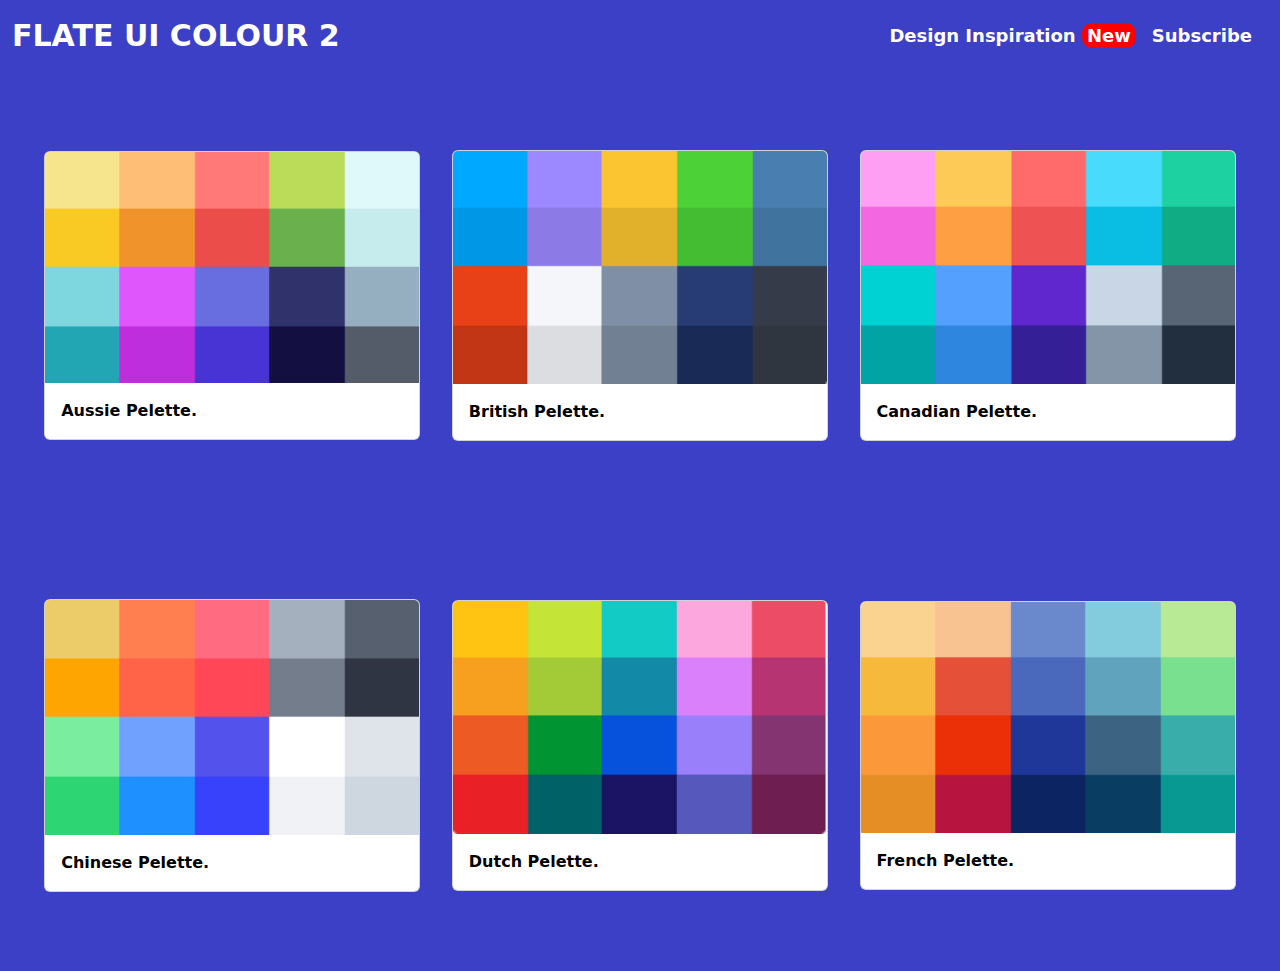
<file: index.html>
<!DOCTYPE html>
<html lang="en">

<head>
    <meta charset="UTF-8">
    <meta name="viewport" content="width=device-width, initial-scale=1.0">
    <title>Palettes | Flat UI Colour 2</title>

    <link href="https://cdn.jsdelivr.net/npm/bootstrap@5.3.3/dist/css/bootstrap.min.css" rel="stylesheet"
        integrity="sha384-QWTKZyjpPEjISv5WaRU9OFeRpok6YctnYmDr5pNlyT2bRjXh0JMhjY6hW+ALEwIH" crossorigin="anonymous">
    <link rel="stylesheet" href="style.css">
</head>

<body>
    <section class="one-section">
        <nav class="navbar">
            <div class="container-fluid" id="">
                <a class="navbar-brand" id="FLATE-UI-COLOUR">FLATE UI COLOUR 2</a>
                <div class="d-flex" id="right-sight">
                    <a class="navbar-brand">Design Inspiration <span>new</span></a>
                    <a class="navbar-brand">Subscribe</a>
                </div>
            </div>
        </nav>
    </section>

    <section class="second-section">

        <div class="card-list">

            <div class="card" style="width: 30%;">
                <a href="./pages/Aussie Pelette.html">
                    <img src="./images/card01.png" class="card-img-top" alt="...">
                    <div class="card-body">
                        <p class="card-text">Aussie Pelette.</p>
                    </div>
                </a>
            </div>

            <div class="card" style="width: 30%;">
                <a href="./pages/British Pelette.html">
                    <img src="./images/card02.png" class="card-img-top" alt="...">
                    <div class="card-body">
                        <p class="card-text">British Pelette.</p>
                    </div>
                </a>
            </div>

            <div class="card" style="width: 30%;">
                <a href="./pages/canadian Pelette.html">
                    <img src="./images/card03.png" class="card-img-top" alt="...">
                    <div class="card-body">
                        <p class="card-text">canadian Pelette.</p>
                    </div>
                </a>
            </div>

        </div>

        <div class="card-list">

            <div class="card" style="width: 30%;">
                <a href="./pages/chinese Pelette.html">
                    <img src="./images/card04.png" class="card-img-top" alt="...">
                    <div class="card-body">
                        <p class="card-text">chinese Pelette.</p>
                    </div>
                </a>
            </div>

            <div class="card" style="width: 30%;">
                <a href="./pages/Dutch Pelette.html">
                    <img src="./images/card05.png" class="card-img-top" alt="...">
                    <div class="card-body">
                        <p class="card-text">Dutch Pelette.</p>
                    </div>
                </a>
            </div>

            <div class="card" style="width: 30%;">
                <a href="./pages/French Pelette.html">
                    <img src="./images/card06.png" class="card-img-top" alt="...">
                    <div class="card-body">
                        <p class="card-text">French Pelette.</p>
                    </div>
                </a>
            </div>
        </div>

    </section>



</body>
<script src="https://cdn.jsdelivr.net/npm/bootstrap@5.3.3/dist/js/bootstrap.bundle.min.js"
    integrity="sha384-YvpcrYf0tY3lHB60NNkmXc5s9fDVZLESaAA55NDzOxhy9GkcIdslK1eN7N6jIeHz"
    crossorigin="anonymous"></script>

</html>
</file>
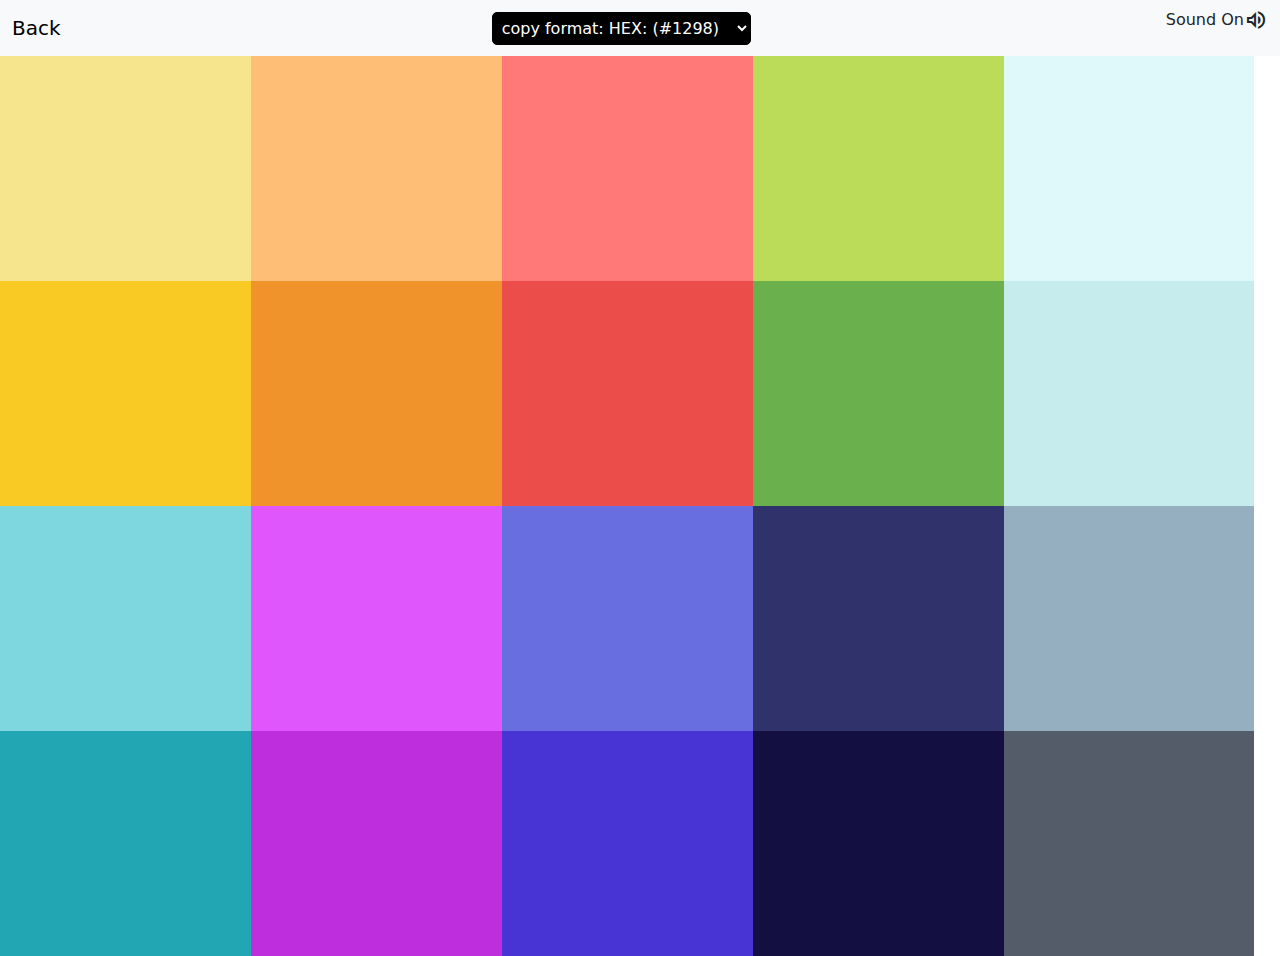
<file: pages/Aussie Pelette.html>
<!DOCTYPE html>
<html lang="en">

<head>
    <meta charset="UTF-8">
    <meta name="viewport" content="width=device-width, initial-scale=1.0">
    <title>Aussie Pelette | Flat UI Colour 2</title>

    <link rel="stylesheet"
        href="https://fonts.googleapis.com/css2?family=Material+Symbols+Outlined:opsz,wght,FILL,GRAD@20..48,100..700,0..1,-50..200" />
    <link rel="stylesheet" href="https://cdnjs.cloudflare.com/ajax/libs/font-awesome/6.6.0/css/all.min.css"
        integrity="sha512-Kc323vGBEqzTmouAECnVceyQqyqdsSiqLQISBL29aUW4U/M7pSPA/gEUZQqv1cwx4OnYxTxve5UMg5GT6L4JJg=="
        crossorigin="anonymous" referrerpolicy="no-referrer" />
    <link href="https://cdn.jsdelivr.net/npm/bootstrap@5.3.3/dist/css/bootstrap.min.css" rel="stylesheet"
        integrity="sha384-QWTKZyjpPEjISv5WaRU9OFeRpok6YctnYmDr5pNlyT2bRjXh0JMhjY6hW+ALEwIH" crossorigin="anonymous">
    <link rel="stylesheet" href="Aussie Pelette.css">
</head>

<body>

    <nav class="navbar bg-body-tertiary">
        <div class="container-fluid">
            <a class="navbar-brand" href="../index.html"><i class="fa-solid fa-arrow-left"></i> back</a>
            <form class="d-flex" id="form" role="search">
                <select name="" id="">
                    <option value="" selected>copy format: HEX: (#1298)</option>
                    <option value=""> HEX: (#1298)</option>
                    <option value="">copy format: HEX: (AA1298)</option>
                    <option value="">RGB - ( 1, 2, 3)</option>
                    <option value="">RGBA - ( 1, 2, 3, 0.4)</option>
                </select>
            </form>
            <p id="sound">
                sound on
                <span class="material-symbols-outlined"> volume_up</span>
            </p>

        </div>
    </nav>

    <div class="main-container">

        <div class="main-box">
            <div class="div-1">
                <button type="button" class="btn btn-outline-light">Light</button>
            </div>
            <div class="div-2">
                <button type="button" class="btn btn-outline-light">Light</button>
            </div>
            <div class="div-3">
                <button type="button" class="btn btn-outline-light">Light</button>
            </div>
            <div class="div-4">
                <button type="button" class="btn btn-outline-light">Light</button>
            </div>
            <div class="div-5">
                <button type="button" class="btn btn-outline-light">Light</button>
            </div>
        </div>

        <div class="main-box">
            <div class="div-6">
                <button type="button" class="btn btn-outline-light">Light</button>
            </div>
            <div class="div-7">
                <button type="button" class="btn btn-outline-light">Light</button>
            </div>
            <div class="div-8">
                <button type="button" class="btn btn-outline-light">Light</button>
            </div>
            <div class="div-9">
                <button type="button" class="btn btn-outline-light">Light</button>
            </div>
            <div class="div-10">
                <button type="button" class="btn btn-outline-light">Light</button>
            </div>
        </div>

        <div class="main-box">
            <div class="div-11">
                <button type="button" class="btn btn-outline-light">Light</button>
            </div>
            <div class="div-12">
                <button type="button" class="btn btn-outline-light">Light</button>
            </div>
            <div class="div-13">
                <button type="button" class="btn btn-outline-light">Light</button>
            </div>
            <div class="div-14">
                <button type="button" class="btn btn-outline-light">Light</button>
            </div>
            <div class="div-15">
                <button type="button" class="btn btn-outline-light">Light</button>
            </div>
        </div>

        <div class="main-box">
            <div class="div-16">
                <button type="button" class="btn btn-outline-light">Light</button>
            </div>
            <div class="div-17">
                <button type="button" class="btn btn-outline-light">Light</button>
            </div>
            <div class="div-18">
                <button type="button" class="btn btn-outline-light">Light</button>
            </div>
            <div class="div-19">
                <button type="button" class="btn btn-outline-light">Light</button>
            </div>
            <div class="div-20">
                <button type="button" class="btn btn-outline-light">Light</button>
            </div>
        </div>

    </div>

    <script src="https://cdn.jsdelivr.net/npm/bootstrap@5.3.3/dist/js/bootstrap.bundle.min.js"
        integrity="sha384-YvpcrYf0tY3lHB60NNkmXc5s9fDVZLESaAA55NDzOxhy9GkcIdslK1eN7N6jIeHz"
        crossorigin="anonymous"></script>
</body>

</html>
</file>
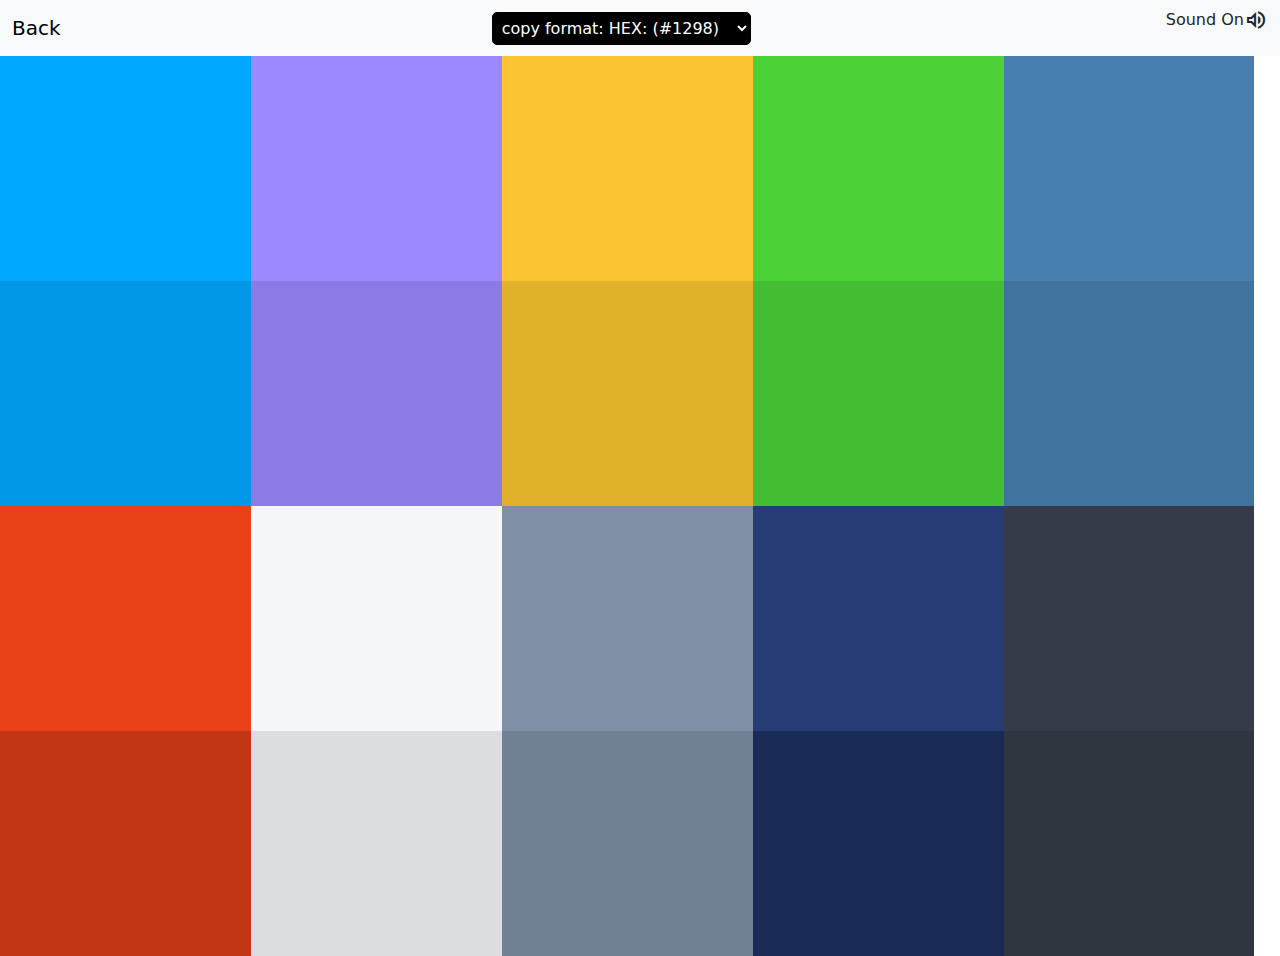
<file: pages/British Pelette.html>
<!DOCTYPE html>
<html lang="en">
<head>
    <meta charset="UTF-8">
    <meta name="viewport" content="width=device-width, initial-scale=1.0">
    <title>British Pelette | Flat UI Colour 2</title>

    <link rel="stylesheet"
        href="https://fonts.googleapis.com/css2?family=Material+Symbols+Outlined:opsz,wght,FILL,GRAD@20..48,100..700,0..1,-50..200" />
    <link rel="stylesheet" href="https://cdnjs.cloudflare.com/ajax/libs/font-awesome/6.6.0/css/all.min.css"
        integrity="sha512-Kc323vGBEqzTmouAECnVceyQqyqdsSiqLQISBL29aUW4U/M7pSPA/gEUZQqv1cwx4OnYxTxve5UMg5GT6L4JJg=="
        crossorigin="anonymous" referrerpolicy="no-referrer" />
    <link href="https://cdn.jsdelivr.net/npm/bootstrap@5.3.3/dist/css/bootstrap.min.css" rel="stylesheet"
        integrity="sha384-QWTKZyjpPEjISv5WaRU9OFeRpok6YctnYmDr5pNlyT2bRjXh0JMhjY6hW+ALEwIH" crossorigin="anonymous">
    <link rel="stylesheet" href="British Pelette.css">
</head>
<body>
    
    <nav class="navbar bg-body-tertiary">
        <div class="container-fluid">
            <a class="navbar-brand" href="../index.html"><i class="fa-solid fa-arrow-left"></i> back</a>
            <form class="d-flex" id="form" role="search">
                <select name="" id="">
                    <option value="" selected>copy format: HEX: (#1298)</option>
                    <option value=""> HEX: (#1298)</option>
                    <option value="">copy format: HEX: (AA1298)</option>
                    <option value="">RGB - ( 1, 2, 3)</option>
                    <option value="">RGBA - ( 1, 2, 3, 0.4)</option>
                </select>
            </form>
            <p id="sound">
                sound on
                <span class="material-symbols-outlined"> volume_up</span>
            </p>

        </div>
    </nav>

    <div class="main-container">

        <div class="main-box">
            <div class="div-1">
                <button type="button" class="btn btn-outline-light">Light</button>
            </div>
            <div class="div-2">
                <button type="button" class="btn btn-outline-light">Light</button>
            </div>
            <div class="div-3">
                <button type="button" class="btn btn-outline-light">Light</button>
            </div>
            <div class="div-4">
                <button type="button" class="btn btn-outline-light">Light</button>
            </div>
            <div class="div-5">
                <button type="button" class="btn btn-outline-light">Light</button>
            </div>
        </div>

        <div class="main-box">
            <div class="div-6">
                <button type="button" class="btn btn-outline-light">Light</button>
            </div>
            <div class="div-7">
                <button type="button" class="btn btn-outline-light">Light</button>
            </div>
            <div class="div-8">
                <button type="button" class="btn btn-outline-light">Light</button>
            </div>
            <div class="div-9">
                <button type="button" class="btn btn-outline-light">Light</button>
            </div>
            <div class="div-10">
                <button type="button" class="btn btn-outline-light">Light</button>
            </div>
        </div>

        <div class="main-box">
            <div class="div-11">
                <button type="button" class="btn btn-outline-light">Light</button>
            </div>
            <div class="div-12">
                <button type="button" class="btn btn-outline-light">Light</button>
            </div>
            <div class="div-13">
                <button type="button" class="btn btn-outline-light">Light</button>
            </div>
            <div class="div-14">
                <button type="button" class="btn btn-outline-light">Light</button>
            </div>
            <div class="div-15">
                <button type="button" class="btn btn-outline-light">Light</button>
            </div>
        </div>

        <div class="main-box">
            <div class="div-16">
                <button type="button" class="btn btn-outline-light">Light</button>
            </div>
            <div class="div-17">
                <button type="button" class="btn btn-outline-light">Light</button>
            </div>
            <div class="div-18">
                <button type="button" class="btn btn-outline-light">Light</button>
            </div>
            <div class="div-19">
                <button type="button" class="btn btn-outline-light">Light</button>
            </div>
            <div class="div-20">
                <button type="button" class="btn btn-outline-light">Light</button>
            </div>
        </div>

    </div>




    <script src="https://cdn.jsdelivr.net/npm/bootstrap@5.3.3/dist/js/bootstrap.bundle.min.js"
        integrity="sha384-YvpcrYf0tY3lHB60NNkmXc5s9fDVZLESaAA55NDzOxhy9GkcIdslK1eN7N6jIeHz"
        crossorigin="anonymous"></script>
</body>
</html>
</file>
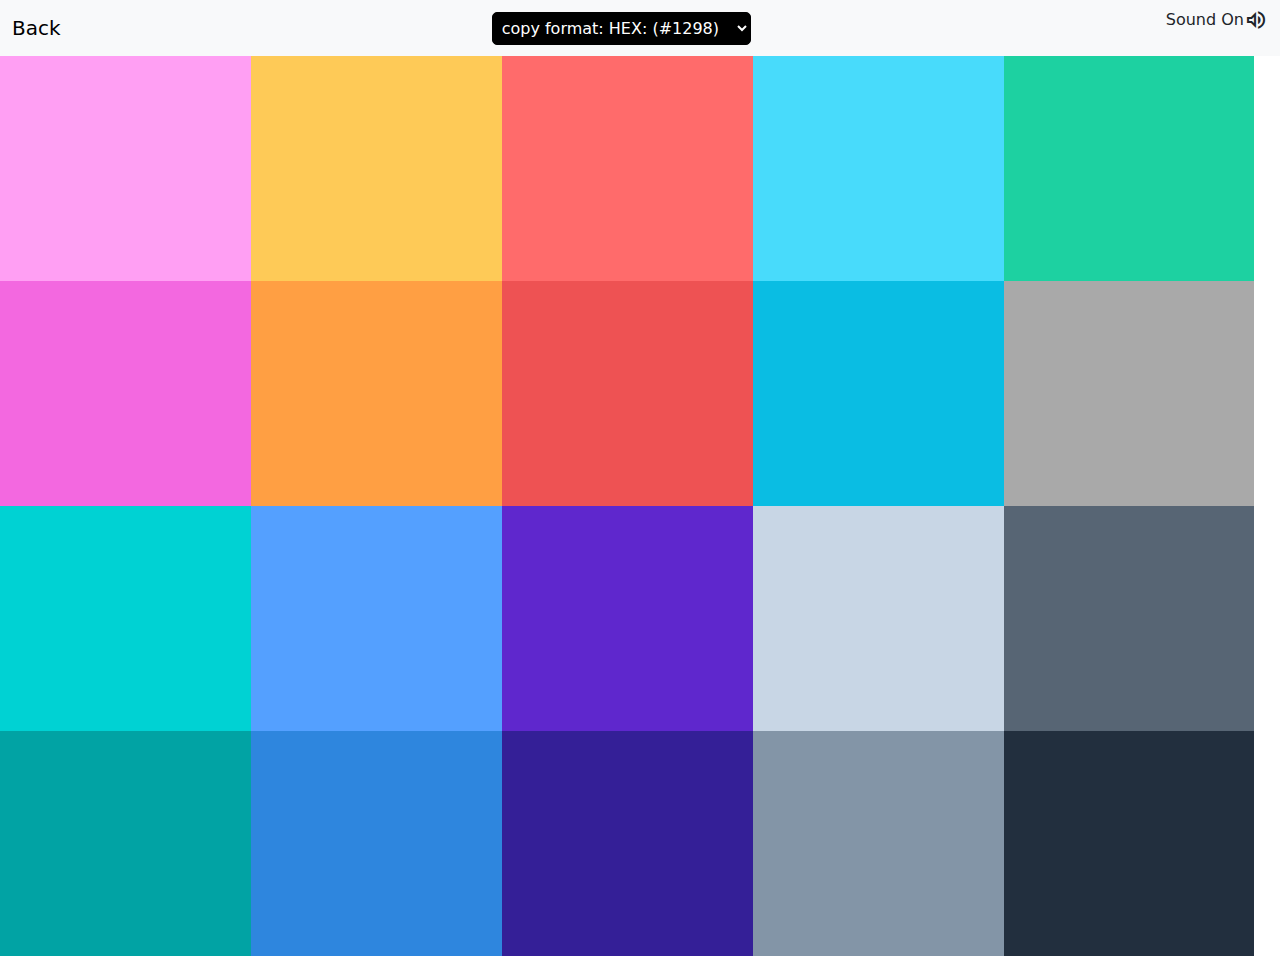
<file: pages/canadian Pelette.html>
<!DOCTYPE html>
<html lang="en">
<head>
    <meta charset="UTF-8">
    <meta name="viewport" content="width=device-width, initial-scale=1.0">
    <title>canadian Pelette | Flat UI Colour 2</title>

    <link rel="stylesheet"
        href="https://fonts.googleapis.com/css2?family=Material+Symbols+Outlined:opsz,wght,FILL,GRAD@20..48,100..700,0..1,-50..200" />
    <link rel="stylesheet" href="https://cdnjs.cloudflare.com/ajax/libs/font-awesome/6.6.0/css/all.min.css"
        integrity="sha512-Kc323vGBEqzTmouAECnVceyQqyqdsSiqLQISBL29aUW4U/M7pSPA/gEUZQqv1cwx4OnYxTxve5UMg5GT6L4JJg=="
        crossorigin="anonymous" referrerpolicy="no-referrer" />
    <link href="https://cdn.jsdelivr.net/npm/bootstrap@5.3.3/dist/css/bootstrap.min.css" rel="stylesheet"
        integrity="sha384-QWTKZyjpPEjISv5WaRU9OFeRpok6YctnYmDr5pNlyT2bRjXh0JMhjY6hW+ALEwIH" crossorigin="anonymous">
    <link rel="stylesheet" href="canadian Pelette.css">
</head>
<body>

    
    <nav class="navbar bg-body-tertiary">
        <div class="container-fluid">
            <a class="navbar-brand" href="../index.html"><i class="fa-solid fa-arrow-left"></i> back</a>
            <form class="d-flex" id="form" role="search">
                <select name="" id="">
                    <option value="" selected>copy format: HEX: (#1298)</option>
                    <option value=""> HEX: (#1298)</option>
                    <option value="">copy format: HEX: (AA1298)</option>
                    <option value="">RGB - ( 1, 2, 3)</option>
                    <option value="">RGBA - ( 1, 2, 3, 0.4)</option>
                </select>
            </form>
            <p id="sound">
                sound on
                <span class="material-symbols-outlined"> volume_up</span>
            </p>

        </div>
    </nav>

    <div class="main-container">

        <div class="main-box">
            <div class="div-1">
                <button type="button" class="btn btn-outline-light">Light</button>
            </div>
            <div class="div-2">
                <button type="button" class="btn btn-outline-light">Light</button>
            </div>
            <div class="div-3">
                <button type="button" class="btn btn-outline-light">Light</button>
            </div>
            <div class="div-4">
                <button type="button" class="btn btn-outline-light">Light</button>
            </div>
            <div class="div-5">
                <button type="button" class="btn btn-outline-light">Light</button>
            </div>
        </div>

        <div class="main-box">
            <div class="div-6">
                <button type="button" class="btn btn-outline-light">Light</button>
            </div>
            <div class="div-7">
                <button type="button" class="btn btn-outline-light">Light</button>
            </div>
            <div class="div-8">
                <button type="button" class="btn btn-outline-light">Light</button>
            </div>
            <div class="div-9">
                <button type="button" class="btn btn-outline-light">Light</button>
            </div>
            <div class="div-10">
                <button type="button" class="btn btn-outline-light">Light</button>
            </div>
        </div>

        <div class="main-box">
            <div class="div-11">
                <button type="button" class="btn btn-outline-light">Light</button>
            </div>
            <div class="div-12">
                <button type="button" class="btn btn-outline-light">Light</button>
            </div>
            <div class="div-13">
                <button type="button" class="btn btn-outline-light">Light</button>
            </div>
            <div class="div-14">
                <button type="button" class="btn btn-outline-light">Light</button>
            </div>
            <div class="div-15">
                <button type="button" class="btn btn-outline-light">Light</button>
            </div>
        </div>

        <div class="main-box">
            <div class="div-16">
                <button type="button" class="btn btn-outline-light">Light</button>
            </div>
            <div class="div-17">
                <button type="button" class="btn btn-outline-light">Light</button>
            </div>
            <div class="div-18">
                <button type="button" class="btn btn-outline-light">Light</button>
            </div>
            <div class="div-19">
                <button type="button" class="btn btn-outline-light">Light</button>
            </div>
            <div class="div-20">
                <button type="button" class="btn btn-outline-light">Light</button>
            </div>
        </div>

    </div>




    <script src="https://cdn.jsdelivr.net/npm/bootstrap@5.3.3/dist/js/bootstrap.bundle.min.js"
        integrity="sha384-YvpcrYf0tY3lHB60NNkmXc5s9fDVZLESaAA55NDzOxhy9GkcIdslK1eN7N6jIeHz"
        crossorigin="anonymous"></script>


    
</body>
</html>
</file>
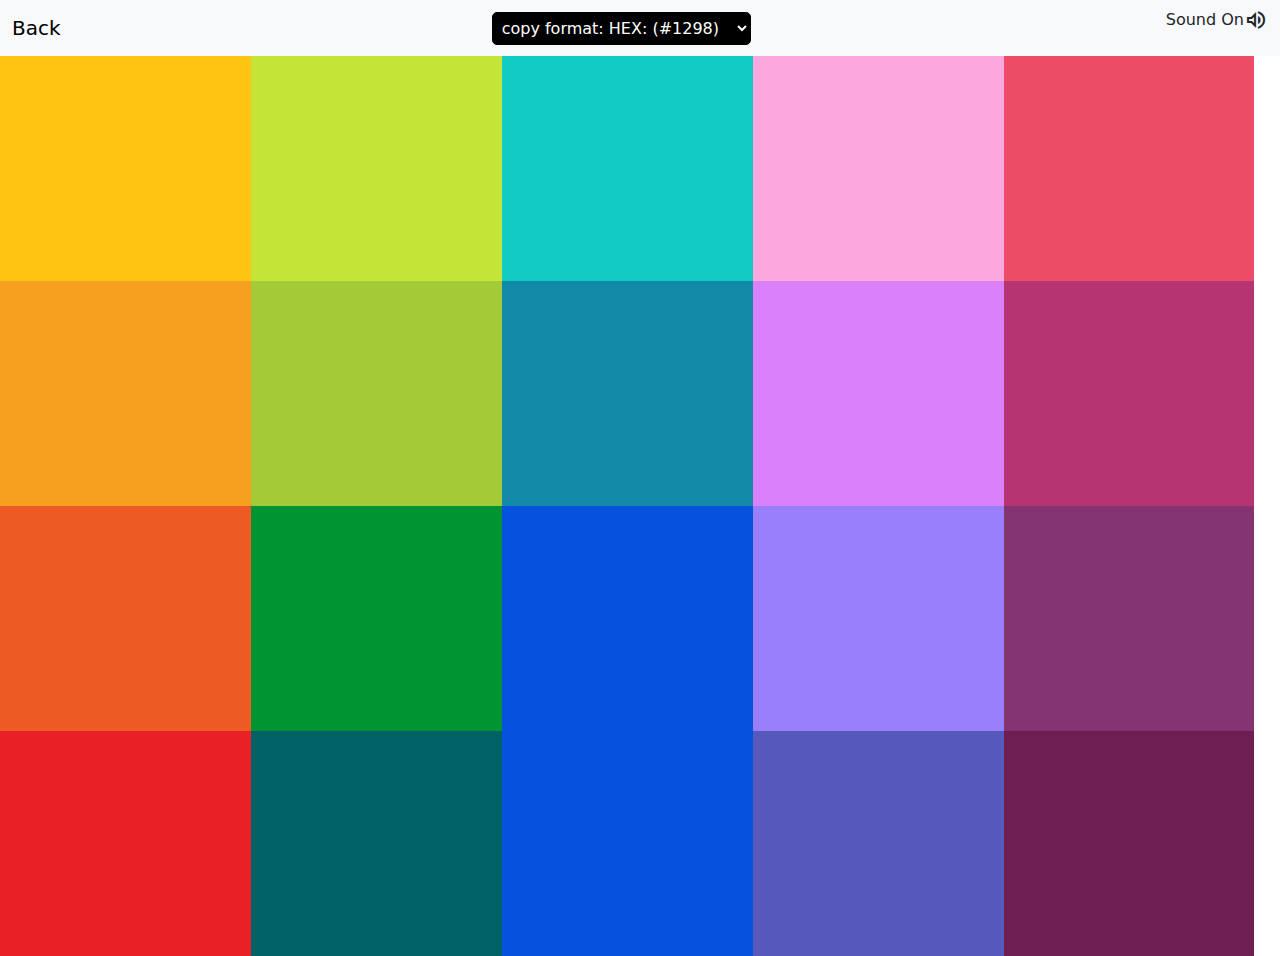
<file: pages/chinese Pelette..html>
<!DOCTYPE html>
<html lang="en">

<head>
    <meta charset="UTF-8">
    <meta name="viewport" content="width=device-width, initial-scale=1.0">
    <title>chinese Pelette | Flat UI Colour 2</title>

    <link rel="stylesheet"
        href="https://fonts.googleapis.com/css2?family=Material+Symbols+Outlined:opsz,wght,FILL,GRAD@20..48,100..700,0..1,-50..200" />
    <link rel="stylesheet" href="https://cdnjs.cloudflare.com/ajax/libs/font-awesome/6.6.0/css/all.min.css"
        integrity="sha512-Kc323vGBEqzTmouAECnVceyQqyqdsSiqLQISBL29aUW4U/M7pSPA/gEUZQqv1cwx4OnYxTxve5UMg5GT6L4JJg=="
        crossorigin="anonymous" referrerpolicy="no-referrer" />
    <link href="https://cdn.jsdelivr.net/npm/bootstrap@5.3.3/dist/css/bootstrap.min.css" rel="stylesheet"
        integrity="sha384-QWTKZyjpPEjISv5WaRU9OFeRpok6YctnYmDr5pNlyT2bRjXh0JMhjY6hW+ALEwIH" crossorigin="anonymous">
    <link rel="stylesheet" href="chinese Pelette.css">
</head>

<body>

    <nav class="navbar bg-body-tertiary">
        <div class="container-fluid">
            <a class="navbar-brand" href="../index.html"><i class="fa-solid fa-arrow-left"></i> back</a>
            <form class="d-flex" id="form" role="search">
                <select name="" id="">
                    <option value="" selected>copy format: HEX: (#1298)</option>
                    <option value=""> HEX: (#1298)</option>
                    <option value="">copy format: HEX: (AA1298)</option>
                    <option value="">RGB - ( 1, 2, 3)</option>
                    <option value="">RGBA - ( 1, 2, 3, 0.4)</option>
                </select>
            </form>
            <p id="sound">
                sound on
                <span class="material-symbols-outlined"> volume_up</span>
            </p>

        </div>
    </nav>

    <div class="main-container">

        <div class="main-box">
            <div class="div-1">
                <button type="button" class="btn btn-outline-light">Light</button>
            </div>
            <div class="div-2">
                <button type="button" class="btn btn-outline-light">Light</button>
            </div>
            <div class="div-3">
                <button type="button" class="btn btn-outline-light">Light</button>
            </div>
            <div class="div-4">
                <button type="button" class="btn btn-outline-light">Light</button>
            </div>
            <div class="div-5">
                <button type="button" class="btn btn-outline-light">Light</button>
            </div>
        </div>

        <div class="main-box">
            <div class="div-6">
                <button type="button" class="btn btn-outline-light">Light</button>
            </div>
            <div class="div-7">
                <button type="button" class="btn btn-outline-light">Light</button>
            </div>
            <div class="div-8">
                <button type="button" class="btn btn-outline-light">Light</button>
            </div>
            <div class="div-9">
                <button type="button" class="btn btn-outline-light">Light</button>
            </div>
            <div class="div-10">
                <button type="button" class="btn btn-outline-light">Light</button>
            </div>
        </div>

        <div class="main-box">
            <div class="div-11">
                <button type="button" class="btn btn-outline-light">Light</button>
            </div>
            <div class="div-12">
                <button type="button" class="btn btn-outline-light">Light</button>
            </div>
            <div class="div-13">
                <button type="button" class="btn btn-outline-light">Light</button>
            </div>
            <div class="div-14">
                <button type="button" class="btn btn-outline-light">Light</button>
            </div>
            <div class="div-15">
                <button type="button" class="btn btn-outline-light">Light</button>
            </div>
        </div>

        <div class="main-box">
            <div class="div-16">
                <button type="button" class="btn btn-outline-light">Light</button>
            </div>
            <div class="div-17">
                <button type="button" class="btn btn-outline-light">Light</button>
            </div>
            <div class="div-18">
                <button type="button" class="btn btn-outline-light">Light</button>
            </div>
            <div class="div-19">
                <button type="button" class="btn btn-outline-light">Light</button>
            </div>
            <div class="div-20">
                <button type="button" class="btn btn-outline-light">Light</button>
            </div>
        </div>

    </div>




    <script src="https://cdn.jsdelivr.net/npm/bootstrap@5.3.3/dist/js/bootstrap.bundle.min.js"
        integrity="sha384-YvpcrYf0tY3lHB60NNkmXc5s9fDVZLESaAA55NDzOxhy9GkcIdslK1eN7N6jIeHz"
        crossorigin="anonymous"></script>



</body>

</html>
</file>
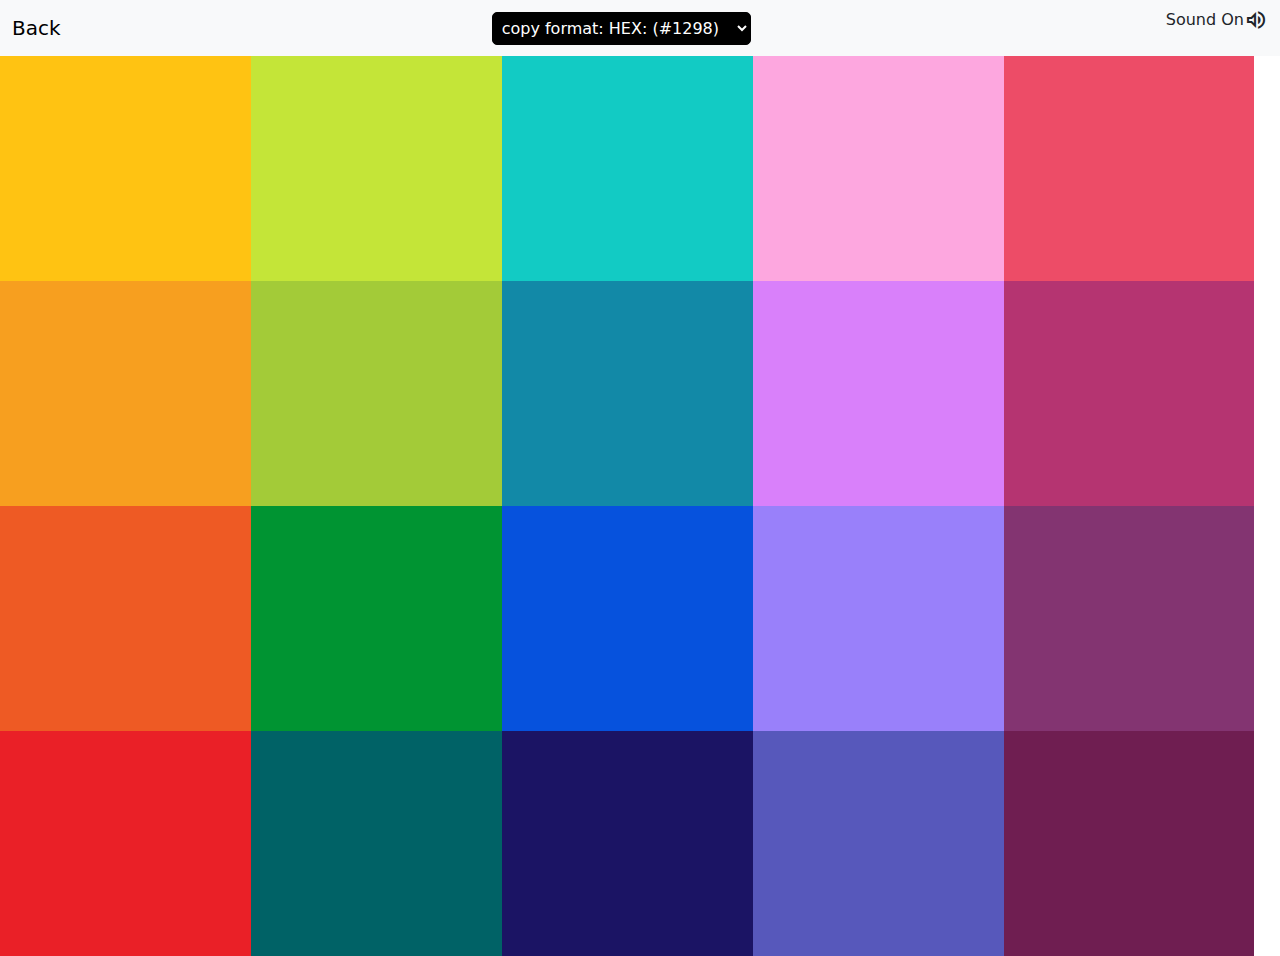
<file: pages/Dutch Pelette.html>
<!DOCTYPE html>
<html lang="en">
<head>
    <meta charset="UTF-8">
    <meta name="viewport" content="width=device-width, initial-scale=1.0">
    <title>canadian Pelette | Flat UI Colour 2</title>

    <link rel="stylesheet"
        href="https://fonts.googleapis.com/css2?family=Material+Symbols+Outlined:opsz,wght,FILL,GRAD@20..48,100..700,0..1,-50..200" />
    <link rel="stylesheet" href="https://cdnjs.cloudflare.com/ajax/libs/font-awesome/6.6.0/css/all.min.css"
        integrity="sha512-Kc323vGBEqzTmouAECnVceyQqyqdsSiqLQISBL29aUW4U/M7pSPA/gEUZQqv1cwx4OnYxTxve5UMg5GT6L4JJg=="
        crossorigin="anonymous" referrerpolicy="no-referrer" />
    <link href="https://cdn.jsdelivr.net/npm/bootstrap@5.3.3/dist/css/bootstrap.min.css" rel="stylesheet"
        integrity="sha384-QWTKZyjpPEjISv5WaRU9OFeRpok6YctnYmDr5pNlyT2bRjXh0JMhjY6hW+ALEwIH" crossorigin="anonymous">
    <link rel="stylesheet" href="Dutch Pelette.css">
</head>
<body>

    
    <nav class="navbar bg-body-tertiary">
        <div class="container-fluid">
            <a class="navbar-brand" href="../index.html"><i class="fa-solid fa-arrow-left"></i> back</a>
            <form class="d-flex" id="form" role="search">
                <select name="" id="">
                    <option value="" selected>copy format: HEX: (#1298)</option>
                    <option value=""> HEX: (#1298)</option>
                    <option value="">copy format: HEX: (AA1298)</option>
                    <option value="">RGB - ( 1, 2, 3)</option>
                    <option value="">RGBA - ( 1, 2, 3, 0.4)</option>
                </select>
            </form>
            <p id="sound">
                sound on
                <span class="material-symbols-outlined"> volume_up</span>
            </p>

        </div>
    </nav>

    <div class="main-container">

        <div class="main-box">
            <div class="div-1">
                <button type="button" class="btn btn-outline-light">Light</button>
            </div>
            <div class="div-2">
                <button type="button" class="btn btn-outline-light">Light</button>
            </div>
            <div class="div-3">
                <button type="button" class="btn btn-outline-light">Light</button>
            </div>
            <div class="div-4">
                <button type="button" class="btn btn-outline-light">Light</button>
            </div>
            <div class="div-5">
                <button type="button" class="btn btn-outline-light">Light</button>
            </div>
        </div>

        <div class="main-box">
            <div class="div-6">
                <button type="button" class="btn btn-outline-light">Light</button>
            </div>
            <div class="div-7">
                <button type="button" class="btn btn-outline-light">Light</button>
            </div>
            <div class="div-8">
                <button type="button" class="btn btn-outline-light">Light</button>
            </div>
            <div class="div-9">
                <button type="button" class="btn btn-outline-light">Light</button>
            </div>
            <div class="div-10">
                <button type="button" class="btn btn-outline-light">Light</button>
            </div>
        </div>

        <div class="main-box">
            <div class="div-11">
                <button type="button" class="btn btn-outline-light">Light</button>
            </div>
            <div class="div-12">
                <button type="button" class="btn btn-outline-light">Light</button>
            </div>
            <div class="div-13">
                <button type="button" class="btn btn-outline-light">Light</button>
            </div>
            <div class="div-14">
                <button type="button" class="btn btn-outline-light">Light</button>
            </div>
            <div class="div-15">
                <button type="button" class="btn btn-outline-light">Light</button>
            </div>
        </div>

        <div class="main-box">
            <div class="div-16">
                <button type="button" class="btn btn-outline-light">Light</button>
            </div>
            <div class="div-17">
                <button type="button" class="btn btn-outline-light">Light</button>
            </div>
            <div class="div-18">
                <button type="button" class="btn btn-outline-light">Light</button>
            </div>
            <div class="div-19">
                <button type="button" class="btn btn-outline-light">Light</button>
            </div>
            <div class="div-20">
                <button type="button" class="btn btn-outline-light">Light</button>
            </div>
        </div>

    </div>




    <script src="https://cdn.jsdelivr.net/npm/bootstrap@5.3.3/dist/js/bootstrap.bundle.min.js"
        integrity="sha384-YvpcrYf0tY3lHB60NNkmXc5s9fDVZLESaAA55NDzOxhy9GkcIdslK1eN7N6jIeHz"
        crossorigin="anonymous"></script>


    
</body>
</html>
</file>
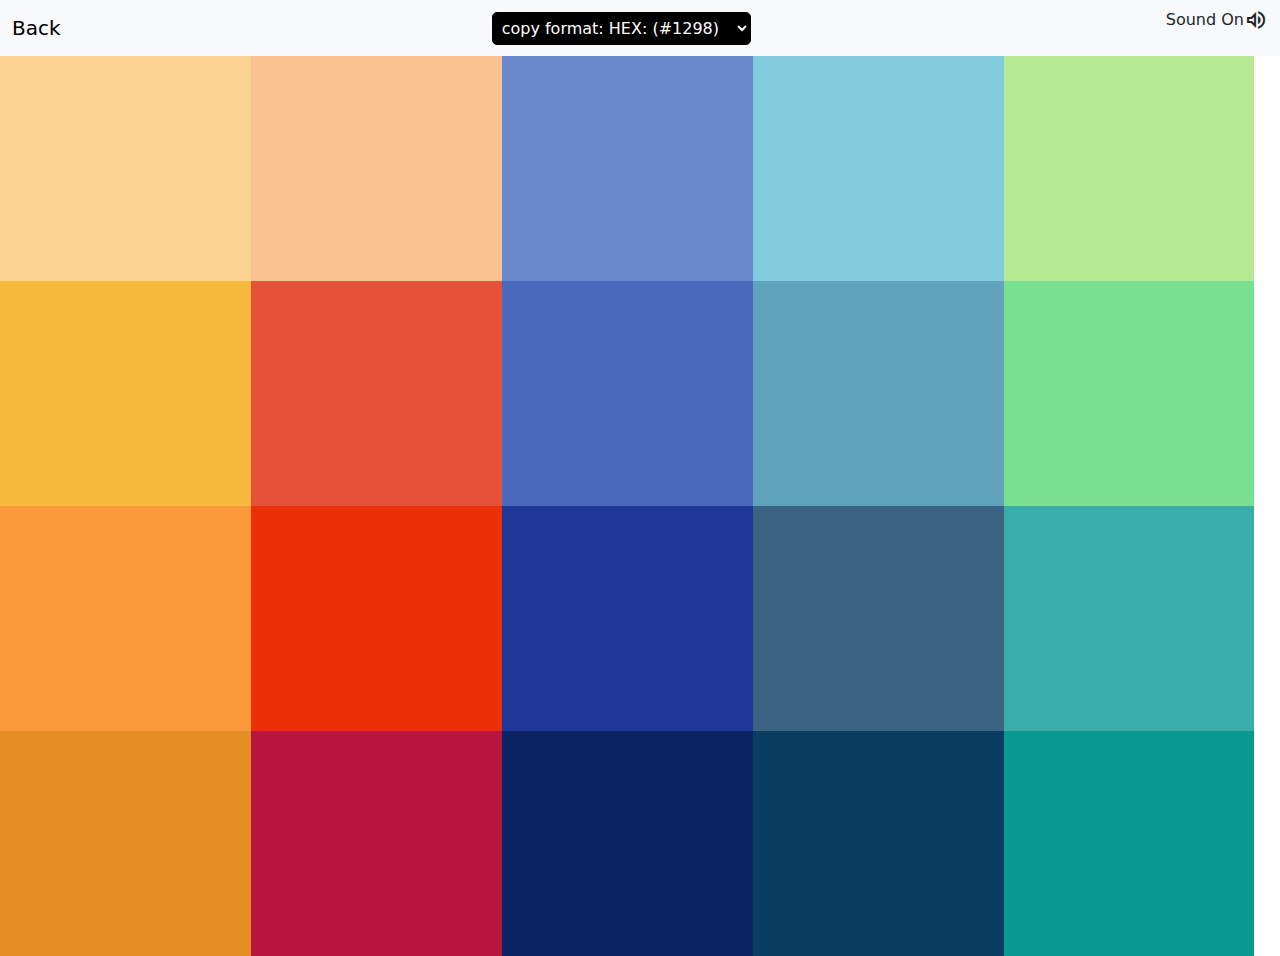
<file: pages/French Pelette.html>
<!DOCTYPE html>
<html lang="en">
<head>
    <meta charset="UTF-8">
    <meta name="viewport" content="width=device-width, initial-scale=1.0">
    <title>canadian Pelette | Flat UI Colour 2</title>

    <link rel="stylesheet"
        href="https://fonts.googleapis.com/css2?family=Material+Symbols+Outlined:opsz,wght,FILL,GRAD@20..48,100..700,0..1,-50..200" />
    <link rel="stylesheet" href="https://cdnjs.cloudflare.com/ajax/libs/font-awesome/6.6.0/css/all.min.css"
        integrity="sha512-Kc323vGBEqzTmouAECnVceyQqyqdsSiqLQISBL29aUW4U/M7pSPA/gEUZQqv1cwx4OnYxTxve5UMg5GT6L4JJg=="
        crossorigin="anonymous" referrerpolicy="no-referrer" />
    <link href="https://cdn.jsdelivr.net/npm/bootstrap@5.3.3/dist/css/bootstrap.min.css" rel="stylesheet"
        integrity="sha384-QWTKZyjpPEjISv5WaRU9OFeRpok6YctnYmDr5pNlyT2bRjXh0JMhjY6hW+ALEwIH" crossorigin="anonymous">
    <link rel="stylesheet" href="French Pelette.css">
</head>
<body>

    
    <nav class="navbar bg-body-tertiary">
        <div class="container-fluid">
            <a class="navbar-brand" href="../index.html"><i class="fa-solid fa-arrow-left"></i> back</a>
            <form class="d-flex" id="form" role="search">
                <select name="" id="">
                    <option value="" selected>copy format: HEX: (#1298)</option>
                    <option value=""> HEX: (#1298)</option>
                    <option value="">copy format: HEX: (AA1298)</option>
                    <option value="">RGB - ( 1, 2, 3)</option>
                    <option value="">RGBA - ( 1, 2, 3, 0.4)</option>
                </select>
            </form>
            <p id="sound">
                sound on
                <span class="material-symbols-outlined"> volume_up</span>
            </p>

        </div>
    </nav>

    <div class="main-container">

        <div class="main-box">
            <div class="div-1">
                <button type="button" class="btn btn-outline-light">Light</button>
            </div>
            <div class="div-2">
                <button type="button" class="btn btn-outline-light">Light</button>
            </div>
            <div class="div-3">
                <button type="button" class="btn btn-outline-light">Light</button>
            </div>
            <div class="div-4">
                <button type="button" class="btn btn-outline-light">Light</button>
            </div>
            <div class="div-5">
                <button type="button" class="btn btn-outline-light">Light</button>
            </div>
        </div>

        <div class="main-box">
            <div class="div-6">
                <button type="button" class="btn btn-outline-light">Light</button>
            </div>
            <div class="div-7">
                <button type="button" class="btn btn-outline-light">Light</button>
            </div>
            <div class="div-8">
                <button type="button" class="btn btn-outline-light">Light</button>
            </div>
            <div class="div-9">
                <button type="button" class="btn btn-outline-light">Light</button>
            </div>
            <div class="div-10">
                <button type="button" class="btn btn-outline-light">Light</button>
            </div>
        </div>

        <div class="main-box">
            <div class="div-11">
                <button type="button" class="btn btn-outline-light">Light</button>
            </div>
            <div class="div-12">
                <button type="button" class="btn btn-outline-light">Light</button>
            </div>
            <div class="div-13">
                <button type="button" class="btn btn-outline-light">Light</button>
            </div>
            <div class="div-14">
                <button type="button" class="btn btn-outline-light">Light</button>
            </div>
            <div class="div-15">
                <button type="button" class="btn btn-outline-light">Light</button>
            </div>
        </div>

        <div class="main-box">
            <div class="div-16">
                <button type="button" class="btn btn-outline-light">Light</button>
            </div>
            <div class="div-17">
                <button type="button" class="btn btn-outline-light">Light</button>
            </div>
            <div class="div-18">
                <button type="button" class="btn btn-outline-light">Light</button>
            </div>
            <div class="div-19">
                <button type="button" class="btn btn-outline-light">Light</button>
            </div>
            <div class="div-20">
                <button type="button" class="btn btn-outline-light">Light</button>
            </div>
        </div>

    </div>




    <script src="https://cdn.jsdelivr.net/npm/bootstrap@5.3.3/dist/js/bootstrap.bundle.min.js"
        integrity="sha384-YvpcrYf0tY3lHB60NNkmXc5s9fDVZLESaAA55NDzOxhy9GkcIdslK1eN7N6jIeHz"
        crossorigin="anonymous"></script>


    
</body>
</html>
</file>
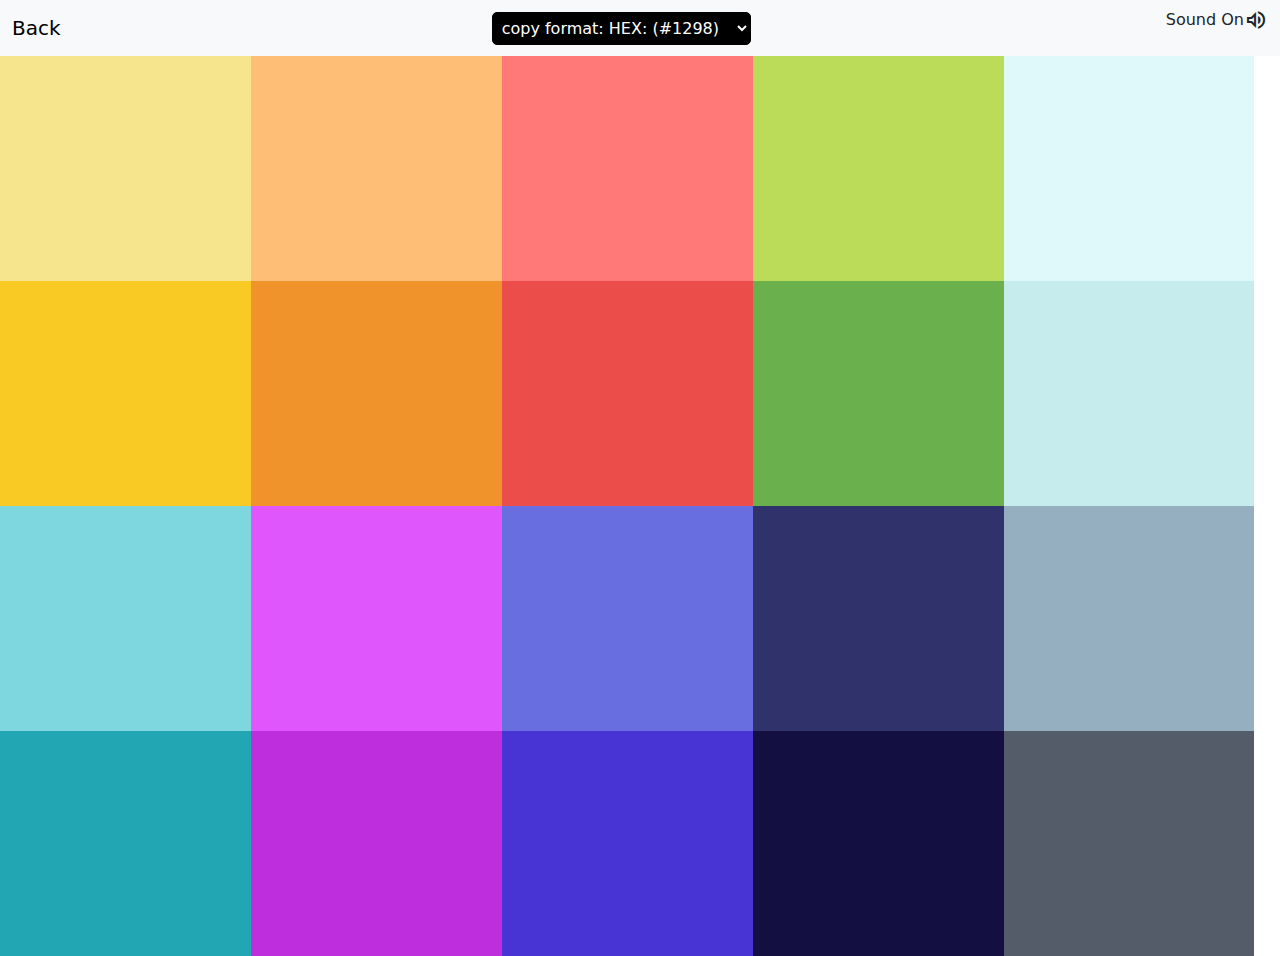
<file: pages/page 01.html>
<!DOCTYPE html>
<html lang="en">

<head>
    <meta charset="UTF-8">
    <meta name="viewport" content="width=device-width, initial-scale=1.0">
    <title>Aussie Pelette | Flat UI Colour 2</title>

    <link rel="stylesheet"
        href="https://fonts.googleapis.com/css2?family=Material+Symbols+Outlined:opsz,wght,FILL,GRAD@20..48,100..700,0..1,-50..200" />
    <link rel="stylesheet" href="https://cdnjs.cloudflare.com/ajax/libs/font-awesome/6.6.0/css/all.min.css"
        integrity="sha512-Kc323vGBEqzTmouAECnVceyQqyqdsSiqLQISBL29aUW4U/M7pSPA/gEUZQqv1cwx4OnYxTxve5UMg5GT6L4JJg=="
        crossorigin="anonymous" referrerpolicy="no-referrer" />
    <link href="https://cdn.jsdelivr.net/npm/bootstrap@5.3.3/dist/css/bootstrap.min.css" rel="stylesheet"
        integrity="sha384-QWTKZyjpPEjISv5WaRU9OFeRpok6YctnYmDr5pNlyT2bRjXh0JMhjY6hW+ALEwIH" crossorigin="anonymous">
    <link rel="stylesheet" href="page 01.css">
</head>

<body>

    <nav class="navbar bg-body-tertiary">
        <div class="container-fluid">
            <a class="navbar-brand" href="../index.html"><i class="fa-solid fa-arrow-left"></i> back</a>
            <form class="d-flex" role="search">
                <select name="" id="">
                    <option value="" selected>copy format: HEX: (#1298)</option>
                    <option value=""> HEX: (#1298)</option>
                    <option value="">copy format: HEX: (AA1298)</option>
                    <option value="">RGB - ( 1, 2, 3)</option>
                    <option value="">RGBA - ( 1, 2, 3, 0.4)</option>
                </select>
            </form>
            <p>
                sound on
                <span class="material-symbols-outlined"> volume_up</span>
            </p>

        </div>
    </nav>

    <div class="main-container">

        <div class="main-box">
            <div class="div-1">
                <button type="button" class="btn btn-outline-light">Light</button>
            </div>
            <div class="div-2">
                <button type="button" class="btn btn-outline-light">Light</button>
            </div>
            <div class="div-3">
                <button type="button" class="btn btn-outline-light">Light</button>
            </div>
            <div class="div-4">
                <button type="button" class="btn btn-outline-light">Light</button>
            </div>
            <div class="div-5">
                <button type="button" class="btn btn-outline-light">Light</button>
            </div>
        </div>

        <div class="main-box">
            <div class="div-6">
                <button type="button" class="btn btn-outline-light">Light</button>
            </div>
            <div class="div-7">
                <button type="button" class="btn btn-outline-light">Light</button>
            </div>
            <div class="div-8">
                <button type="button" class="btn btn-outline-light">Light</button>
            </div>
            <div class="div-9">
                <button type="button" class="btn btn-outline-light">Light</button>
            </div>
            <div class="div-10">
                <button type="button" class="btn btn-outline-light">Light</button>
            </div>
        </div>

        <div class="main-box">
            <div class="div-11">
                <button type="button" class="btn btn-outline-light">Light</button>
            </div>
            <div class="div-12">
                <button type="button" class="btn btn-outline-light">Light</button>
            </div>
            <div class="div-13">
                <button type="button" class="btn btn-outline-light">Light</button>
            </div>
            <div class="div-14">
                <button type="button" class="btn btn-outline-light">Light</button>
            </div>
            <div class="div-15">
                <button type="button" class="btn btn-outline-light">Light</button>
            </div>
        </div>

        <div class="main-box">
            <div class="div-16">
                <button type="button" class="btn btn-outline-light">Light</button>
            </div>
            <div class="div-17">
                <button type="button" class="btn btn-outline-light">Light</button>
            </div>
            <div class="div-18">
                <button type="button" class="btn btn-outline-light">Light</button>
            </div>
            <div class="div-19">
                <button type="button" class="btn btn-outline-light">Light</button>
            </div>
            <div class="div-20">
                <button type="button" class="btn btn-outline-light">Light</button>
            </div>
        </div>

    </div>

    <script src="https://cdn.jsdelivr.net/npm/bootstrap@5.3.3/dist/js/bootstrap.bundle.min.js"
        integrity="sha384-YvpcrYf0tY3lHB60NNkmXc5s9fDVZLESaAA55NDzOxhy9GkcIdslK1eN7N6jIeHz"
        crossorigin="anonymous"></script>
</body>

</html>
</file>
<file: style.css>
body {
    width: 100%;
    margin: 0;
    padding: 0;
    text-transform: capitalize;
    background-color: rgb(60, 64, 198);
}

nav {
    background-color: rgb(60, 64, 198) !important;
}

nav a {
    color: rgb(255, 255, 255) !important;
}

nav a:hover {
    border-bottom: 2px solid rgb(255, 255, 255) !important;
}

.container-fluid>a {
    font-size: 30px !important;
    font-weight: bolder;
}

#right-sight>a {
    font-size: 18px !important;
    font-weight: bold !important;
}

#right-sight span {
    background-color: red;
    padding: 2px 5px;
    border-radius: 10px;
}

/* navbar section complete */

/* *********************** */

/* second section started */

.second-section {
    width: 98%;
    height: 100vh;
    /* border: 1px solid black; */
    display: flex;
    flex-direction: column;
    justify-content: space-around;
    margin: 0 auto;
}

.card-list {
    display: flex;
    justify-content: space-evenly;
    align-items: center;
    flex-wrap: wrap;
}

.card-list a {
    text-decoration: none;
    color: black;
    font-weight: bolder;
}

.card-list a:hover{
    text-decoration: underline;
    color: rgb(0, 26, 255);
}



/* @media Quarry section */

@media only screen and (max-width: 752px) {
    #right-sight {
        display: none !important;
    }
}


@media only screen and (max-width: 576px) {
    .second-section{
        width: 120vw;
        height: 250vh;
    }

    #FLATE-UI-COLOUR{
        font-size: 25px !important;
    }
   
    .card-list{
        width: 100%;
        flex-direction: column;
        
    }

    .card{
        width: 95% !important;
        
    }
}

@media only screen and (max-width: 320px) {
    #FLATE-UI-COLOUR{
        font-size: 18px !important;
    }
}

@media only screen and (max-width: 215px) {
    .second-section{
        width: 150vw;
        height: 250vh;
    }

    #FLATE-UI-COLOUR{
        font-size: 13px !important;
    }

    .card-list{
        width: 100%;
        flex-direction: column;
        justify-content: space-around;
    }

    .card{
        width: 95% !important;
        
    }
}
</file>
<file: pages/Aussie Pelette.css>
body {
    margin: 0;
    padding: 0;
    text-transform: capitalize;
}

.container-fluid {
    display: flex;
    align-items: center;
}

.container-fluid p {
    display: flex !important;
    align-items: center !important;
}

form>select {
    background-color: black;
    color: white;
    padding: 5px;
    border: 1px solid black;
    border-radius: 5px;
}

form>select>option {
    background-color: rgb(255, 255, 255);
    color: rgb(0, 0, 0);
    border-bottom: 1px solid black !important;
}

/* second section */

.main-container {
    width: 98vw;
    height: 90vh;
    background-color: darkgray;
}

.main-box {
    display: flex;
}

.main-box div {
    display: flex;
    justify-content: center;
    align-items: center;
}

/* ********************************problem******************************************* */

.main-box div button {
    visibility: hidden;
}

.main-box div button:hover {
    visibility: visible;
}

/* ********************************problem******************************************* */

.div-1 {
    width: 20vw;
    height: 25vh;
    background-color: rgb(246, 229, 141);
}

.div-2 {
    width: 20vw;
    height: 25vh;
    background-color: rgb(255, 190, 118);
}

.div-3 {
    width: 20vw;
    height: 25vh;
    background-color: rgb(255, 121, 121);
}

.div-4 {
    width: 20vw;
    height: 25vh;
    background-color: #badc58;
}

.div-5 {
    width: 20vw;
    height: 25vh;
    background-color: #dff9fb;
}

/* div one compelete */

.div-6 {
    width: 20vw;
    height: 25vh;
    background-color: #f9ca24;
}

.div-7 {
    width: 20vw;
    height: 25vh;
    background-color: #f0932b;
}

.div-8 {
    width: 20vw;
    height: 25vh;
    background-color: #eb4d4b;
}

.div-9 {
    width: 20vw;
    height: 25vh;
    background-color: #6ab04c;
}

.div-10 {
    width: 20vw;
    height: 25vh;
    background-color: #c7ecee;
}


/* div two compelete */

.div-11 {
    width: 20vw;
    height: 25vh;
    background-color: #7ed6df;
}

.div-12 {
    width: 20vw;
    height: 25vh;
    background-color: #e056fd;
}

.div-13 {
    width: 20vw;
    height: 25vh;
    background-color: #686de0;
}

.div-14 {
    width: 20vw;
    height: 25vh;
    background-color: #30336b;
}

.div-15 {
    width: 20vw;
    height: 25vh;
    background-color: #95afc0;
}


/* div three compelete */

.div-16 {
    width: 20vw;
    height: 25vh;
    background-color: #22a6b3;
}

.div-17 {
    width: 20vw;
    height: 25vh;
    background-color: #be2edd;
}

.div-18 {
    width: 20vw;
    height: 25vh;
    background-color: #4834d4;
}

.div-19 {
    width: 20vw;
    height: 25vh;
    background-color: #130f40;
}

.div-20 {
    width: 20vw;
    height: 25vh;
    background-color: #535c68;
}





/* -****************************@ media Quarry********************************** */

@media only screen and (max-width: 768px) {
    #form{
        display: none !important;
    }

    #sound{
        display: none !important;
    }
}

@media only screen and (max-width: 198px) {
    
    
    #form{
        display: none !important;
    }

    #sound{
        display: none !important;
    }
}
</file>
<file: pages/British Pelette.css>
body {
    margin: 0;
    padding: 0;
    text-transform: capitalize;
}

.container-fluid {
    display: flex;
    align-items: center;
}

.container-fluid p {
    display: flex !important;
    align-items: center !important;
}

form>select {
    background-color: black;
    color: white;
    padding: 5px;
    border: 1px solid black;
    border-radius: 5px;
}

form>select>option {
    background-color: rgb(255, 255, 255);
    color: rgb(0, 0, 0);
    border-bottom: 1px solid black !important;
}

/* second section */

.main-container {
    width: 98vw;
    height: 90vh;
    background-color: darkgray;
}

.main-box {
    display: flex;
}

.main-box div {
    display: flex;
    justify-content: center;
    align-items: center;
}

/* ********************************problem******************************************* */

.main-box div button {
    visibility: hidden;
}

.main-box div button:hover {
    visibility: visible;
}

/* ********************************problem******************************************* */

.div-1 {
    width: 20vw;
    height: 25vh;
    background-color: #00a8ff
}

.div-2 {
    width: 20vw;
    height: 25vh;
    background-color: #9c88ff;
}

.div-3 {
    width: 20vw;
    height: 25vh;
    background-color: #fbc531;
}

.div-4 {
    width: 20vw;
    height: 25vh;
    background-color: #4cd137;
}

.div-5 {
    width: 20vw;
    height: 25vh;
    background-color: #487eb0;
}

/* div one compelete */

.div-6 {
    width: 20vw;
    height: 25vh;
    background-color: #0097e6;
}

.div-7 {
    width: 20vw;
    height: 25vh;
    background-color: #8c7ae6;
}

.div-8 {
    width: 20vw;
    height: 25vh;
    background-color: #e1b12c;
}

.div-9 {
    width: 20vw;
    height: 25vh;
    background-color: #44bd32;
}

.div-10 {
    width: 20vw;
    height: 25vh;
    background-color: #40739e;
}


/* div two compelete */

.div-11 {
    width: 20vw;
    height: 25vh;
    background-color: #e84118;
}

.div-12 {
    width: 20vw;
    height: 25vh;
    background-color: #f5f6fa;
}

.div-13 {
    width: 20vw;
    height: 25vh;
    background-color: #7f8fa6;
}

.div-14 {
    width: 20vw;
    height: 25vh;
    background-color: #273c75;
}

.div-15 {
    width: 20vw;
    height: 25vh;
    background-color: #353b48;
}


/* div three compelete */

.div-16 {
    width: 20vw;
    height: 25vh;
    background-color: #c23616;
}

.div-17 {
    width: 20vw;
    height: 25vh;
    background-color: #dcdde1;
}

.div-18 {
    width: 20vw;
    height: 25vh;
    background-color: #718093;
}

.div-19 {
    width: 20vw;
    height: 25vh;
    background-color: #192a56;
}

.div-20 {
    width: 20vw;
    height: 25vh;
    background-color: #2f3640;
}





/* -****************************@ media Quarry********************************** */

@media only screen and (max-width: 768px) {
    #form{
        display: none !important;
    }

    #sound{
        display: none !important;
    }
}

@media only screen and (max-width: 198px) {
    
    
    #form{
        display: none !important;
    }

    #sound{
        display: none !important;
    }
}
</file>
<file: pages/canadian Pelette.css>
body {
    margin: 0;
    padding: 0;
    text-transform: capitalize;
}

.container-fluid {
    display: flex;
    align-items: center;
}

.container-fluid p {
    display: flex !important;
    align-items: center !important;
}

form>select {
    background-color: black;
    color: white;
    padding: 5px;
    border: 1px solid black;
    border-radius: 5px;
}

form>select>option {
    background-color: rgb(255, 255, 255);
    color: rgb(0, 0, 0);
    border-bottom: 1px solid black !important;
}

/* second section */

.main-container {
    width: 98vw;
    height: 90vh;
    background-color: darkgray;
}

.main-box {
    display: flex;
}

.main-box div {
    display: flex;
    justify-content: center;
    align-items: center;
}

/* ********************************problem******************************************* */

.main-box div button {
    visibility: hidden;
}

.main-box div button:hover {
    visibility: visible;
}

/* ********************************problem******************************************* */

.div-1 {
    width: 20vw;
    height: 25vh;
    background-color: #ff9ff3;
}

.div-2 {
    width: 20vw;
    height: 25vh;
    background-color: #feca57;
}

.div-3 {
    width: 20vw;
    height: 25vh;
    background-color: #ff6b6b;
}

.div-4 {
    width: 20vw;
    height: 25vh;
    background-color: #48dbfb;
}

.div-5 {
    width: 20vw;
    height: 25vh;
    background-color: #1dd1a1;
}

/* div one compelete */

.div-6 {
    width: 20vw;
    height: 25vh;
    background-color: #f368e0;
}

.div-7 {
    width: 20vw;
    height: 25vh;
    background-color: #ff9f43;
}

.div-8 {
    width: 20vw;
    height: 25vh;
    background-color: #ee5253;
}

.div-9 {
    width: 20vw;
    height: 25vh;
    background-color: #0abde3;
}

.div-10 {
    width: 20vw;
    height: 25vh;
    background-color: ;
}


/* div two compelete */

.div-11 {
    width: 20vw;
    height: 25vh;
    background-color: #00d2d3;
}

.div-12 {
    width: 20vw;
    height: 25vh;
    background-color: #54a0ff;
}

.div-13 {
    width: 20vw;
    height: 25vh;
    background-color: #5f27cd;
}

.div-14 {
    width: 20vw;
    height: 25vh;
    background-color: #c8d6e5;
}

.div-15 {
    width: 20vw;
    height: 25vh;
    background-color: #576574;
}


/* div three compelete */

.div-16 {
    width: 20vw;
    height: 25vh;
    background-color: #01a3a4;
}

.div-17 {
    width: 20vw;
    height: 25vh;
    background-color: #2e86de;
}

.div-18 {
    width: 20vw;
    height: 25vh;
    background-color: #341f97;
}

.div-19 {
    width: 20vw;
    height: 25vh;
    background-color: #8395a7;
}

.div-20 {
    width: 20vw;
    height: 25vh;
    background-color: #222f3e;
}





/* -****************************@ media Quarry********************************** */

@media only screen and (max-width: 768px) {
    #form{
        display: none !important;
    }

    #sound{
        display: none !important;
    }
}

@media only screen and (max-width: 198px) {
    
    
    #form{
        display: none !important;
    }

    #sound{
        display: none !important;
    }
}
</file>
<file: pages/chinese Pelette.css>
body {
    margin: 0;
    padding: 0;
    text-transform: capitalize;
}

.container-fluid {
    display: flex;
    align-items: center;
}

.container-fluid p {
    display: flex !important;
    align-items: center !important;
}

form>select {
    background-color: black;
    color: white;
    padding: 5px;
    border: 1px solid black;
    border-radius: 5px;
}

form>select>option {
    background-color: rgb(255, 255, 255);
    color: rgb(0, 0, 0);
    border-bottom: 1px solid black !important;
}

/* second section */

.main-container {
    width: 98vw;
    height: 90vh;
    background-color: darkgray;
}

.main-box {
    display: flex;
}

.main-box div {
    display: flex;
    justify-content: center;
    align-items: center;
}

/* ********************************problem******************************************* */

.main-box div button {
    visibility: hidden;
}

.main-box div button:hover {
    visibility: visible;
}

/* ********************************problem******************************************* */

.div-1 {
    width: 20vw;
    height: 25vh;
    background-color: #FFC312;
}

.div-2 {
    width: 20vw;
    height: 25vh;
    background-color: #C4E538;
}

.div-3 {
    width: 20vw;
    height: 25vh;
    background-color: #12CBC4;
}

.div-4 {
    width: 20vw;
    height: 25vh;
    background-color: #FDA7DF;
}

.div-5 {
    width: 20vw;
    height: 25vh;
    background-color: #ED4C67;
}

/* div one compelete */

.div-6 {
    width: 20vw;
    height: 25vh;
    background-color: #F79F1F;
}

.div-7 {
    width: 20vw;
    height: 25vh;
    background-color: #A3CB38;
}

.div-8 {
    width: 20vw;
    height: 25vh;
    background-color: #1289A7;
}

.div-9 {
    width: 20vw;
    height: 25vh;
    background-color: #D980FA;
}

.div-10 {
    width: 20vw;
    height: 25vh;
    background-color: #B53471;
}


/* div two compelete */

.div-11 {
    width: 20vw;
    height: 25vh;
    background-color: #EE5A24;
}

.div-12 {
    width: 20vw;
    height: 25vh;
    background-color: #009432;
}

.div-13 {
    width: 20vw;
    height: 25vh;
    background-color: #0652DD;
}

.div-14 {
    width: 20vw;
    height: 25vh;
    background-color: #9980FA;
}

.div-15 {
    width: 20vw;
    height: 25vh;
    background-color: #833471;
}


/* div three compelete */

.div-16 {
    width: 20vw;
    height: 25vh;
    background-color: #EA2027;
}

.div-17 {
    width: 20vw;
    height: 25vh;
    background-color: #006266;
}

.div-18 {
    width: 20vw;
    height: 25vh;
    background-color: #0652DD;
}

.div-19 {
    width: 20vw;
    height: 25vh;
    background-color: #5758BB;
}

.div-20 {
    width: 20vw;
    height: 25vh;
    background-color: #6F1E51;
}





/* -****************************@ media Quarry********************************** */

@media only screen and (max-width: 768px) {
    #form{
        display: none !important;
    }

    #sound{
        display: none !important;
    }
}

@media only screen and (max-width: 198px) {
    
    
    #form{
        display: none !important;
    }

    #sound{
        display: none !important;
    }
}
</file>
<file: pages/Dutch Pelette.css>
body {
    margin: 0;
    padding: 0;
    text-transform: capitalize;
}

.container-fluid {
    display: flex;
    align-items: center;
}

.container-fluid p {
    display: flex !important;
    align-items: center !important;
}

form>select {
    background-color: black;
    color: white;
    padding: 5px;
    border: 1px solid black;
    border-radius: 5px;
}

form>select>option {
    background-color: rgb(255, 255, 255);
    color: rgb(0, 0, 0);
    border-bottom: 1px solid black !important;
}

/* second section */

.main-container {
    width: 98vw;
    height: 90vh;
    background-color: darkgray;
}

.main-box {
    display: flex;
}

.main-box div {
    display: flex;
    justify-content: center;
    align-items: center;
}

/* ********************************problem******************************************* */

.main-box div button {
    visibility: hidden;
}

.main-box div button:hover {
    visibility: visible;
}

/* ********************************problem******************************************* */

.div-1 {
    width: 20vw;
    height: 25vh;
    background-color: #FFC312;
}

.div-2 {
    width: 20vw;
    height: 25vh;
    background-color: #C4E538;
}

.div-3 {
    width: 20vw;
    height: 25vh;
    background-color: #12CBC4;
}

.div-4 {
    width: 20vw;
    height: 25vh;
    background-color: #FDA7DF;
}

.div-5 {
    width: 20vw;
    height: 25vh;
    background-color: #ED4C67;
}

/* div one compelete */

.div-6 {
    width: 20vw;
    height: 25vh;
    background-color: #F79F1F;
}

.div-7 {
    width: 20vw;
    height: 25vh;
    background-color: #A3CB38;
}

.div-8 {
    width: 20vw;
    height: 25vh;
    background-color: #1289A7;
}

.div-9 {
    width: 20vw;
    height: 25vh;
    background-color: #D980FA;
}

.div-10 {
    width: 20vw;
    height: 25vh;
    background-color: #B53471;
}


/* div two compelete */

.div-11 {
    width: 20vw;
    height: 25vh;
    background-color: #EE5A24;
}

.div-12 {
    width: 20vw;
    height: 25vh;
    background-color: #009432;
}

.div-13 {
    width: 20vw;
    height: 25vh;
    background-color: #0652DD;
}

.div-14 {
    width: 20vw;
    height: 25vh;
    background-color: #9980FA;
}

.div-15 {
    width: 20vw;
    height: 25vh;
    background-color: #833471;
}


/* div three compelete */

.div-16 {
    width: 20vw;
    height: 25vh;
    background-color: #EA2027;
}

.div-17 {
    width: 20vw;
    height: 25vh;
    background-color: #006266;
}

.div-18 {
    width: 20vw;
    height: 25vh;
    background-color: #1B1464;
}

.div-19 {
    width: 20vw;
    height: 25vh;
    background-color: #5758BB;
}

.div-20 {
    width: 20vw;
    height: 25vh;
    background-color: #6F1E51;
}





/* -****************************@ media Quarry********************************** */

@media only screen and (max-width: 768px) {
    #form{
        display: none !important;
    }

    #sound{
        display: none !important;
    }
}

@media only screen and (max-width: 198px) {
    
    
    #form{
        display: none !important;
    }

    #sound{
        display: none !important;
    }
}
</file>
<file: pages/French Pelette.css>
body {
    margin: 0;
    padding: 0;
    text-transform: capitalize;
}

.container-fluid {
    display: flex;
    align-items: center;
}

.container-fluid p {
    display: flex !important;
    align-items: center !important;
}

form>select {
    background-color: black;
    color: white;
    padding: 5px;
    border: 1px solid black;
    border-radius: 5px;
}

form>select>option {
    background-color: rgb(255, 255, 255);
    color: rgb(0, 0, 0);
    border-bottom: 1px solid black !important;
}

/* second section */

.main-container {
    width: 98vw;
    height: 90vh;
    background-color: darkgray;
}

.main-box {
    display: flex;
}

.main-box div {
    display: flex;
    justify-content: center;
    align-items: center;
}

/* ********************************problem******************************************* */

.main-box div button {
    visibility: hidden;
}

.main-box div button:hover {
    visibility: visible;
}

/* ********************************problem******************************************* */

.div-1 {
    width: 20vw;
    height: 25vh;
    background-color: #fad390;
}

.div-2 {
    width: 20vw;
    height: 25vh;
    background-color: #f8c291;
}

.div-3 {
    width: 20vw;
    height: 25vh;
    background-color: #6a89cc;
}

.div-4 {
    width: 20vw;
    height: 25vh;
    background-color: #82ccdd;
}

.div-5 {
    width: 20vw;
    height: 25vh;
    background-color: #b8e994;
}

/* div one compelete */

.div-6 {
    width: 20vw;
    height: 25vh;
    background-color: #f6b93b;
}

.div-7 {
    width: 20vw;
    height: 25vh;
    background-color: #e55039;
}

.div-8 {
    width: 20vw;
    height: 25vh;
    background-color: #4a69bd;
}

.div-9 {
    width: 20vw;
    height: 25vh;
    background-color: #60a3bc;
}

.div-10 {
    width: 20vw;
    height: 25vh;
    background-color: #78e08f;
}


/* div two compelete */

.div-11 {
    width: 20vw;
    height: 25vh;
    background-color: #fa983a;
}

.div-12 {
    width: 20vw;
    height: 25vh;
    background-color: #eb2f06;
}

.div-13 {
    width: 20vw;
    height: 25vh;
    background-color: #1e3799;
}

.div-14 {
    width: 20vw;
    height: 25vh;
    background-color: #3c6382;
}

.div-15 {
    width: 20vw;
    height: 25vh;
    background-color: #38ada9;
}


/* div three compelete */

.div-16 {
    width: 20vw;
    height: 25vh;
    background-color: #e58e26;
}

.div-17 {
    width: 20vw;
    height: 25vh;
    background-color: #b71540;
}

.div-18 {
    width: 20vw;
    height: 25vh;
    background-color: #0c2461;
}

.div-19 {
    width: 20vw;
    height: 25vh;
    background-color: #0a3d62;
}

.div-20 {
    width: 20vw;
    height: 25vh;
    background-color: #079992;
}





/* -****************************@ media Quarry********************************** */

@media only screen and (max-width: 768px) {
    #form{
        display: none !important;
    }

    #sound{
        display: none !important;
    }
}

@media only screen and (max-width: 198px) {
    
    
    #form{
        display: none !important;
    }

    #sound{
        display: none !important;
    }
}
</file>
<file: pages/page 01.css>
body {
    margin: 0;
    padding: 0;
    text-transform: capitalize;
}

.container-fluid {
    display: flex;
    align-items: center;
}

.container-fluid p {
    display: flex !important;
    align-items: center !important;
}

form>select {
    background-color: black;
    color: white;
    padding: 5px;
    border: 1px solid black;
    border-radius: 5px;
}

form>select>option {
    background-color: rgb(255, 255, 255);
    color: rgb(0, 0, 0);
    border-bottom: 1px solid black !important;
}

/* second section */

.main-container {
    width: 98vw;
    height: 90vh;
    background-color: darkgray;
}

.main-box {
    display: flex;
}

.main-box div {
    display: flex;
    justify-content: center;
    align-items: center;
}

/* ********************************problem******************************************* */

.main-box div button {
    visibility: hidden;
}

.main-box div button:hover {
    visibility: visible;
}

/* ********************************problem******************************************* */

.div-1 {
    width: 20vw;
    height: 25vh;
    background-color: rgb(246, 229, 141);
}

.div-2 {
    width: 20vw;
    height: 25vh;
    background-color: rgb(255, 190, 118);
}

.div-3 {
    width: 20vw;
    height: 25vh;
    background-color: rgb(255, 121, 121);
}

.div-4 {
    width: 20vw;
    height: 25vh;
    background-color: #badc58;
}

.div-5 {
    width: 20vw;
    height: 25vh;
    background-color: #dff9fb;
}

/* div one compelete */

.div-6 {
    width: 20vw;
    height: 25vh;
    background-color: #f9ca24;
}

.div-7 {
    width: 20vw;
    height: 25vh;
    background-color: #f0932b;
}

.div-8 {
    width: 20vw;
    height: 25vh;
    background-color: #eb4d4b;
}

.div-9 {
    width: 20vw;
    height: 25vh;
    background-color: #6ab04c;
}

.div-10 {
    width: 20vw;
    height: 25vh;
    background-color: #c7ecee;
}


/* div two compelete */

.div-11 {
    width: 20vw;
    height: 25vh;
    background-color: #7ed6df;
}

.div-12 {
    width: 20vw;
    height: 25vh;
    background-color: #e056fd;
}

.div-13 {
    width: 20vw;
    height: 25vh;
    background-color: #686de0;
}

.div-14 {
    width: 20vw;
    height: 25vh;
    background-color: #30336b;
}

.div-15 {
    width: 20vw;
    height: 25vh;
    background-color: #95afc0;
}


/* div three compelete */

.div-16 {
    width: 20vw;
    height: 25vh;
    background-color: #22a6b3;
}

.div-17 {
    width: 20vw;
    height: 25vh;
    background-color: #be2edd;
}

.div-18 {
    width: 20vw;
    height: 25vh;
    background-color: #4834d4;
}

.div-19 {
    width: 20vw;
    height: 25vh;
    background-color: #130f40;
}

.div-20 {
    width: 20vw;
    height: 25vh;
    background-color: #535c68;
}
</file>
